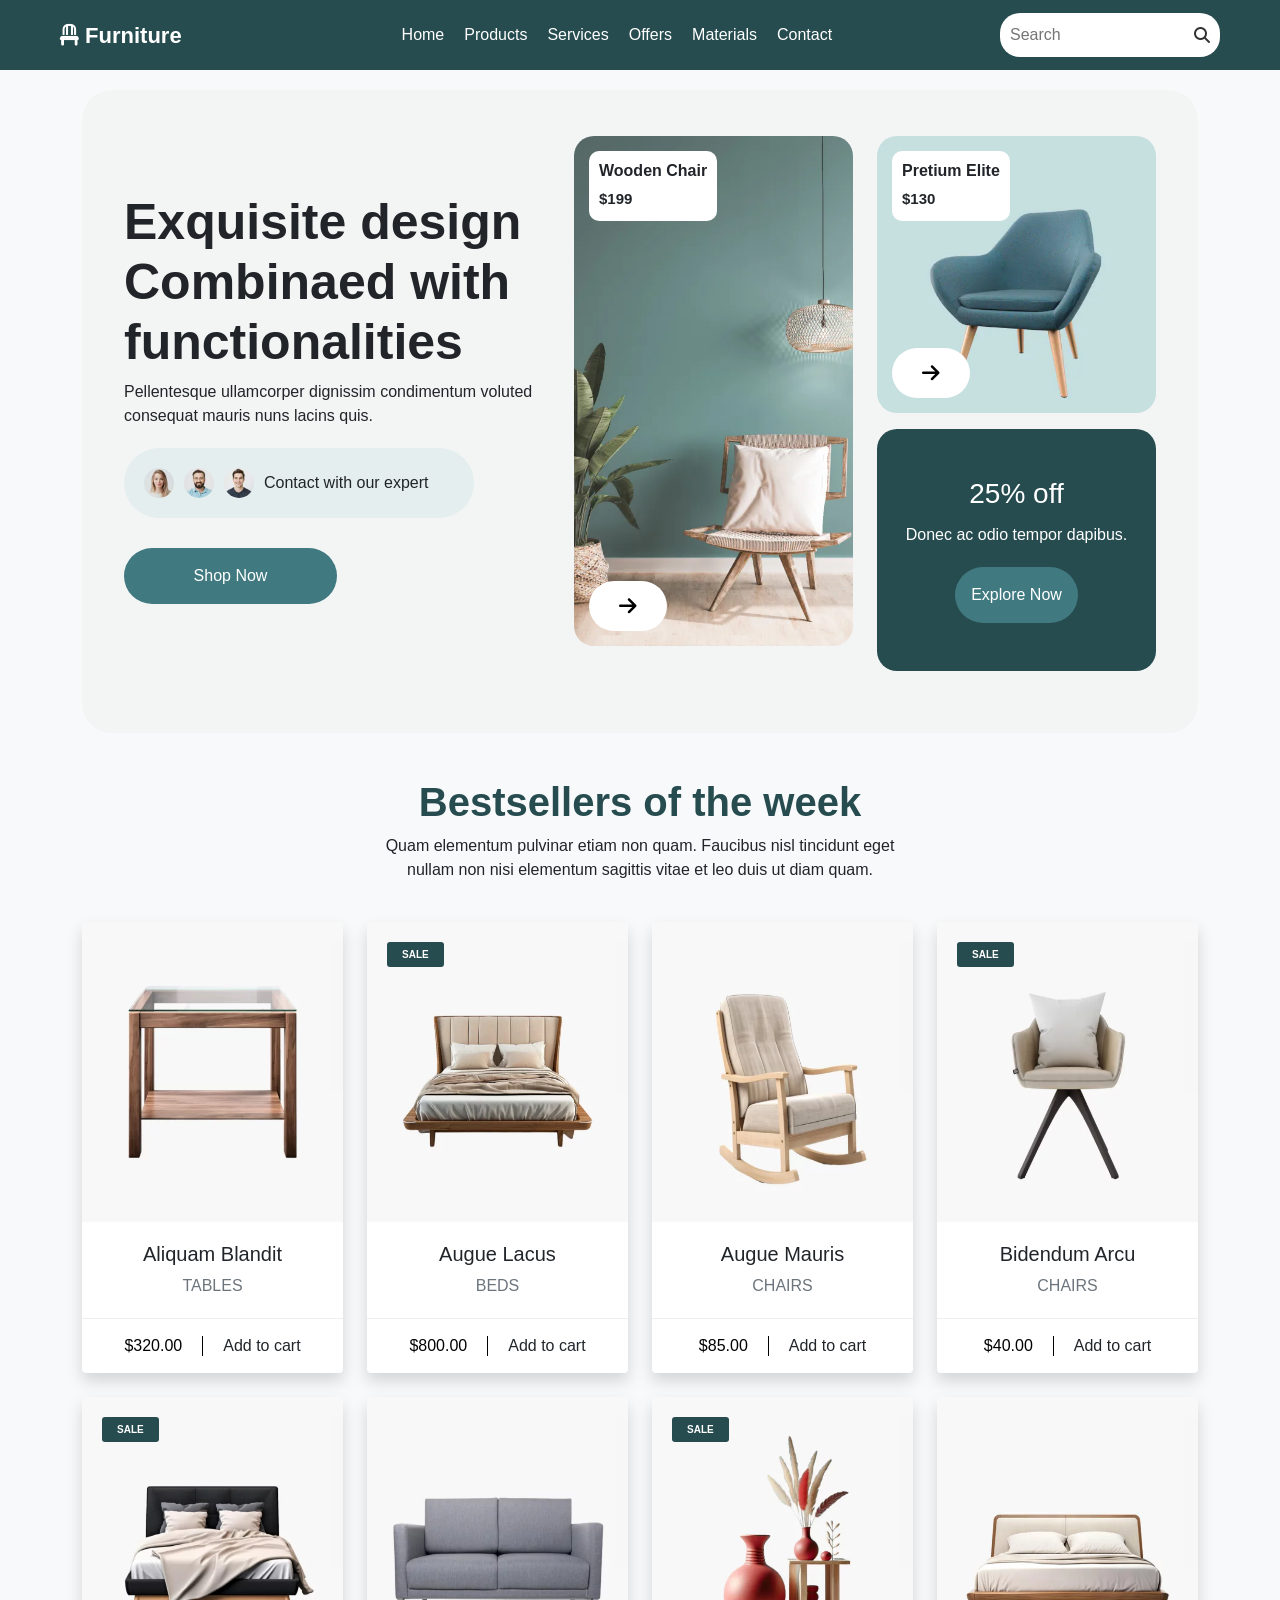
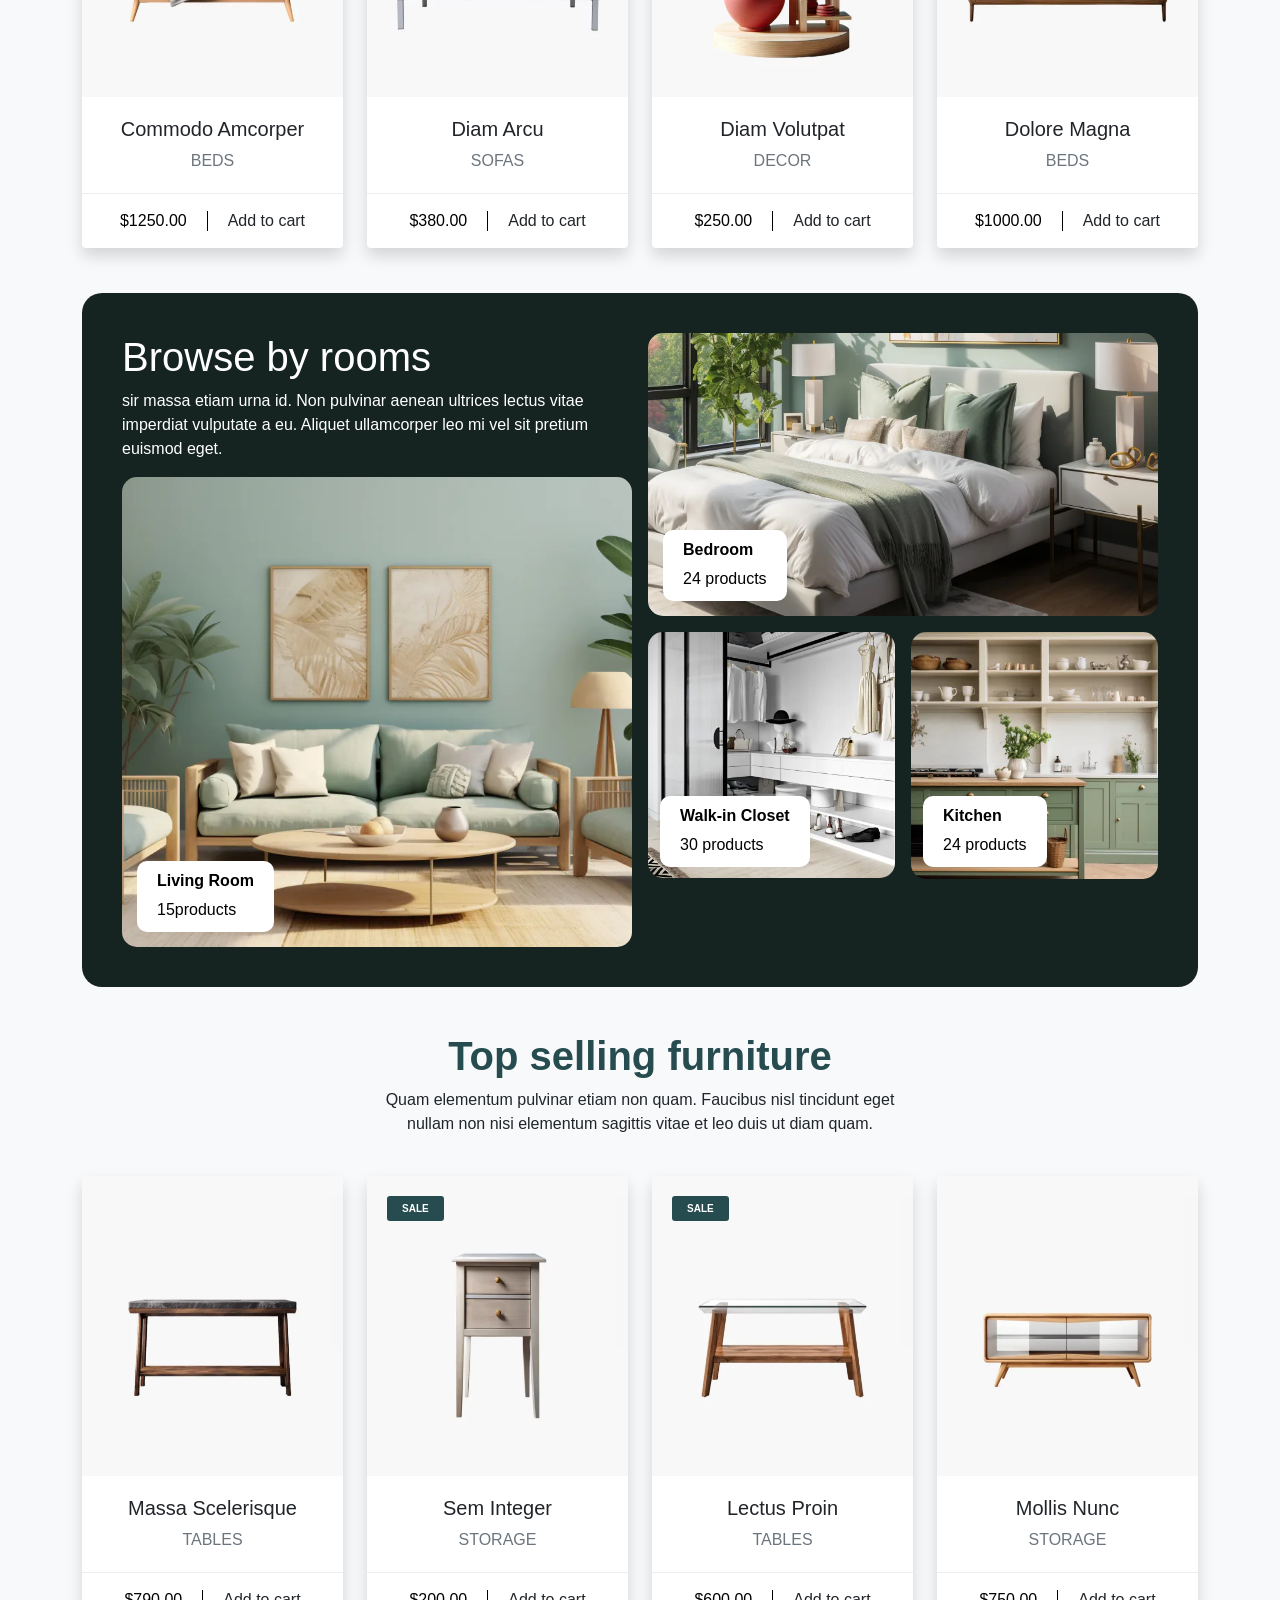
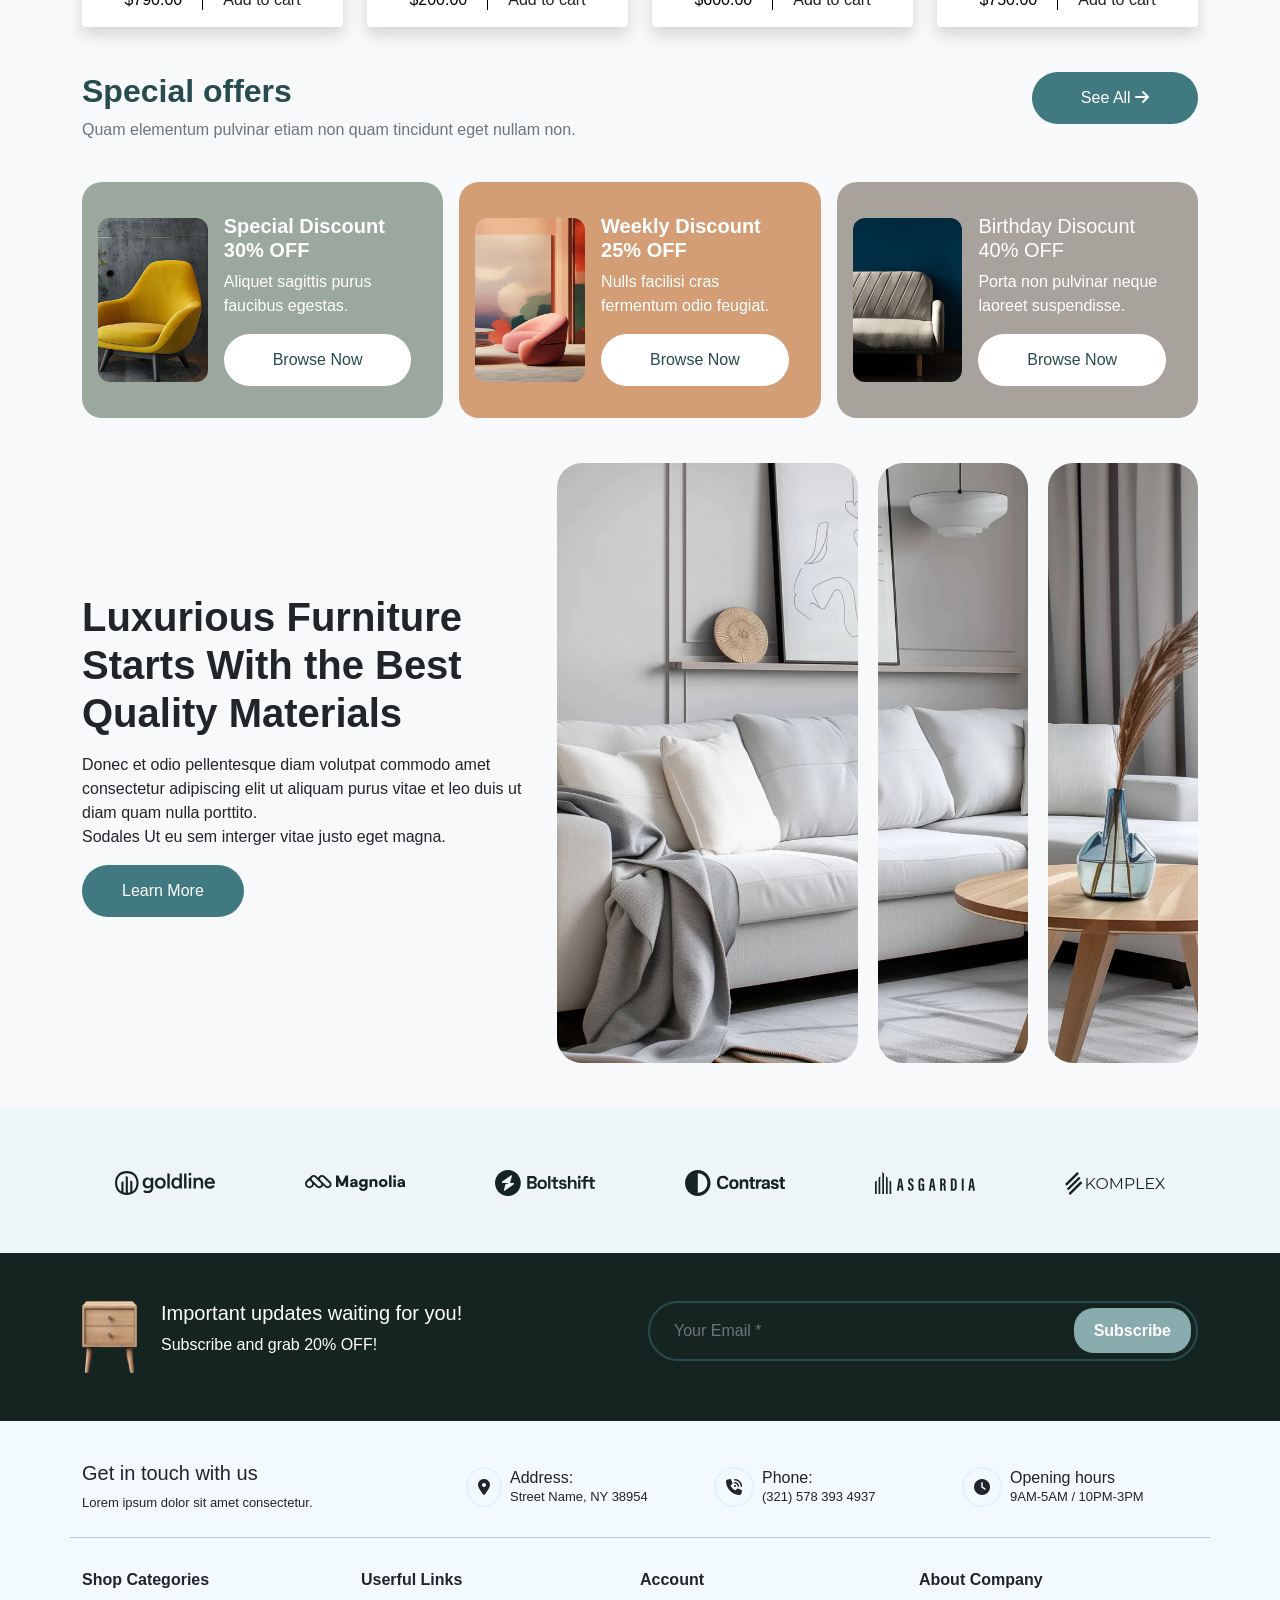
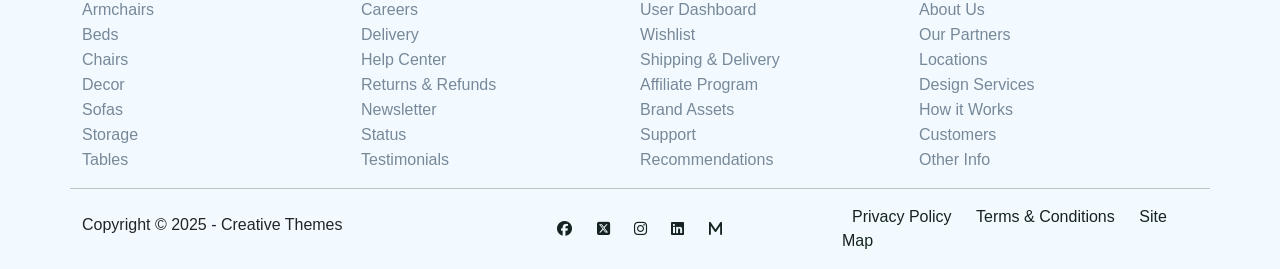
<file: index.html>
<!DOCTYPE html>
<html lang="en">

<head>
    <meta charset="UTF-8">
    <meta http-equiv="X-UA-Compatible" content="IE=edge">
    <meta name="viewport" content="width=device-width, initial-scale=1.0">
    <title>Ecommerce</title>

    <link rel="stylesheet" href="https://cdnjs.cloudflare.com/ajax/libs/font-awesome/6.7.2/css/all.min.css">
    <link rel="stylesheet" href="assets/css/bootstrap.min.css">
    <link rel="stylesheet" href="assets/css/style.css">

</head>

<body>

    <div class="Header">
        <section class="navigation">
            <div class="nav-container">
                <div class="brand">
                    <a href="#Furniture"><i class="fa-solid fa-chair"></i> Furniture</a>
                </div>

                <input type="checkbox" id="menu-toggle" class="menu-toggle">
                <label for="menu-toggle" class="nav-mobile">
                    <i class="fa-solid fa-bars"></i>
                </label>

                <ul class="nav-list">
                    <label for="menu-toggle" class="close-btn">
                        <i class="fa-solid fa-xmark"></i>
                    </label>
                    <li><a href="#home">Home</a></li>
                    <li><a href="#products">Products</a></li>
                    <li><a href="#service">Services</a></li>
                    <li><a href="#offers">Offers</a></li>
                    <li><a href="#materials">Materials</a></li>
                    <li><a href="#contact">Contact</a></li>
                </ul>

                <div class="search-box">
                    <input type="search" placeholder="Search" aria-label="Search">
                    <i class="fa-solid fa-magnifying-glass"></i>
                </div>
            </div>
        </section>
    </div>

    <div class="main-class" id="home">
        <div class="container">
            <div class="main-bg">
                <div class="row my-3 justify-content-center">
                    <div class="col-lg-5 d-flex align-items-center">
                        <div class="Main-class-Header">
                            <h1>Exquisite design Combinaed with functionalities</h1>
                            <p>Pellentesque ullamcorper dignissim condimentum voluted consequat mauris nuns lacins quis.
                            </p>

                            <div class="Employee">
                                <img src="assets/images/avatar-1.webp" alt="#javascript(any)" class="Employee-imgclass">
                                <img src="assets/images/avatar-2.webp" alt="#javascript(any)" class="Employee-imgclass">
                                <img src="assets/images/avatar-3.webp" alt="#javascript(any)" class="Employee-imgclass">
                                <p class="m-0">Contact with our expert</p>
                            </div>

                            <div class="btn-class1 my-3">
                                <button class="p-3">Shop Now</button>
                            </div>
                        </div>
                    </div>

                    <div class="col-lg-7 row">
                        <div class="col-lg-6 col-md-6 col-12 Main-class-padding">
                            <div class="position-relative">
                                <img src="assets/images/home-hero-image-1.webp" alt="#javascript(any)"
                                    class="img-fluid main-img-class1">
                                <a href="#Javascript(any)" class="Icon-class"><i
                                        class="fa-solid fa-arrow-right"></i></a>

                                <div class="main-super-calss">
                                    <h6 class="fw-bold p-0">Wooden Chair</h6>
                                    <p class="p-0 m-0">$199</p>
                                </div>
                            </div>

                        </div>
                        <div class="col-lg-6 col-md-6 Main-class-padding">
                            <div class="position-relative">
                                <img src="assets/images/home-hero-image-2.webp" alt="#javascript(any)"
                                    class="img-fluid main-img-class">
                                <a href="#Javascript(any)" class="Icon-class"><i
                                        class="fa-solid fa-arrow-right"></i></a>

                                <div class="main-super-calss">
                                    <h6 class="fw-bold">Pretium Elite</h6>
                                    <p class="p-0 m-0">$130</p>
                                </div>

                            </div>

                            <div class="backgraound my-3 py-5">
                                <h3>25% off</h3>
                                <p class="p-1">Donec ac odio tempor dapibus.</p>
                                <div class="btn-class">
                                    <button class="p-3">Explore Now</button>
                                </div>
                            </div>
                        </div>
                    </div>
                </div>
            </div>
        </div>
    </div>

    <div class="Products specing" id="products">
        <div class="container">
            <div class="row text-center col-lg-6 mx-auto">
                <h1 class="fw-bold">Bestsellers of the week</h1>
                <p>Quam elementum pulvinar etiam non quam. Faucibus nisl tincidunt eget nullam non nisi elementum
                    sagittis vitae et leo duis ut diam quam.</p>
            </div>

            <div class="row card-emp text-center">
                <div class="col-lg-3 Product-card col-md-6 gy-4">
                    <div class="card rounded-2 Product-free shadow">
                        <div class="member-img">
                            <a href="javasript:(any)">
                                <img src="assets/images/Furniture_files/product-1-500x500.webp" alt="Product1"
                                    class="img-fluid">
                            </a>
                            <div class="Product-info">
                                <a href="javasript:(11)">
                                    <i class="fa-regular fa-heart"></i>
                                </a>
                                <a href="javasript:(9)">
                                    <i class="fa-solid fa-left-right"></i>
                                </a>
                                <a href="javasript:(10)">
                                    <i class="fa-solid fa-eye"></i>
                                </a>
                            </div>
                        </div>
                        <ul class="text-center p-1">
                            <h5 class="pt-3">Aliquam Blandit</h5>
                            <p class="text-secondary m-0">TABLES</p>
                        </ul>
                        <div class="Product-footer p-0">
                            <p style="color:#000; margin: 0px;">$320.00</p>
                            <span style="width: 1px; height: 20px;background-color: #000; padding: 0px;"></span>
                            <a href="#javascrtip:(multi)" class="text-decoration-none text-dark">Add to cart</a>
                        </div>
                    </div>
                </div>
                <div class="col-lg-3 Product-card col-md-6 gy-4">
                    <div class="card rounded-2 Product-free shadow">
                        <div class="member-img">
                            <a href="javasript:(any)">
                                <img src="assets/images/Furniture_files/product-2-500x500.webp" alt="Product2"
                                    class="img-fluid">
                            </a>
                            <div class="Sale-Class">
                                <p class="p-0 m-0 fw-bold">SALE</p>
                            </div>
                            <div class="Product-info">
                                <a href="javasript:(8)">
                                    <i class="fa-regular fa-heart"></i>
                                </a>
                                <a href="javasript:(9)">
                                    <i class="fa-solid fa-left-right"></i>
                                </a>
                                <a href="javasript:(10)">
                                    <i class="fa-solid fa-eye"></i>
                                </a>
                            </div>
                        </div>
                        <ul class="text-center p-1">
                            <h5 class="pt-3">Augue Lacus</h5>
                            <p class="text-secondary m-0">BEDS</p>
                        </ul>
                        <div class="Product-footer p-0">
                            <p style="color:#000; margin: 0px;">$800.00</p>
                            <span style="width: 1px; height: 20px;background-color: #000; padding: 0px;"></span>
                            <a href="#javascrtip:(multi)" class="text-decoration-none text-dark">Add to cart</a>
                        </div>
                    </div>
                </div>
                <div class="col-lg-3 Product-card col-md-6 gy-4">
                    <div class="card rounded-2 Product-free shadow">
                        <div class="member-img">
                            <a href="javasript:(any)">
                                <img src="assets/images/Furniture_files/product-3-500x500.webp" alt="Product3"
                                    class="img-fluid">
                            </a>
                            <div class="Product-info">
                                <a href="javasript:(8)">
                                    <i class="fa-regular fa-heart"></i>
                                </a>
                                <a href="javasript:(9)">
                                    <i class="fa-solid fa-left-right"></i>
                                </a>
                                <a href="javasript:(10)">
                                    <i class="fa-solid fa-eye"></i>
                                </a>
                            </div>
                        </div>
                        <ul class="text-center p-1">
                            <h5 class="pt-3">Augue Mauris</h5>
                            <p class="text-secondary m-0">CHAIRS</p>
                        </ul>
                        <div class="Product-footer p-0">
                            <p style="color:#000; margin: 0px;">$85.00</p>
                            <span style="width: 1px; height: 20px;background-color: #000; padding: 0px;"></span>
                            <a href="#javascrtip:(multi)" class="text-decoration-none text-dark">Add to cart</a>
                        </div>
                    </div>
                </div>
                <div class="col-lg-3 Product-card col-md-6 gy-4">
                    <div class="card rounded-2 Product-free shadow">
                        <div class="member-img">
                            <a href="javasript:(any)">
                                <img src="assets/images/Furniture_files/product-4-500x500.webp" alt="Product4"
                                    class="img-fluid">
                            </a>
                            <div class="Sale-Class">
                                <p class="p-0 m-0 fw-bold">SALE</p>
                            </div>
                            <div class="Product-info">
                                <a href="javasript:(8)">
                                    <i class="fa-regular fa-heart"></i>
                                </a>
                                <a href="javasript:(9)">
                                    <i class="fa-solid fa-left-right"></i>
                                </a>
                                <a href="javasript:(10)">
                                    <i class="fa-solid fa-eye"></i>
                                </a>
                            </div>
                        </div>
                        <ul class="text-center p-1">
                            <h5 class="pt-3">Bidendum Arcu</h5>
                            <p class="text-secondary m-0">CHAIRS</p>
                        </ul>
                        <div class="Product-footer p-0">
                            <p style="color:#000; margin: 0px;">$40.00</p>
                            <span style="width: 1px; height: 20px;background-color: #000; padding: 0px;"></span>
                            <a href="#javascrtip:(multi)" class="text-decoration-none text-dark">Add to cart</a>
                        </div>
                    </div>
                </div>
                <div class="col-lg-3 Product-card col-md-6 gy-4">
                    <div class="card rounded-2 Product-free shadow">
                        <div class="member-img">
                            <a href="javasript:(any)">
                                <img src="assets/images/Furniture_files/product-5-500x500.webp" alt="Product5"
                                    class="img-fluid">
                            </a>
                            <div class="Sale-Class">
                                <p class="p-0 m-0 fw-bold">SALE</p>
                            </div>
                            <div class="Product-info">
                                <a href="javasript:(8)">
                                    <i class="fa-regular fa-heart"></i>
                                </a>
                                <a href="javasript:(9)">
                                    <i class="fa-solid fa-left-right"></i>
                                </a>
                                <a href="javasript:(10)">
                                    <i class="fa-solid fa-eye"></i>
                                </a>
                            </div>
                        </div>
                        <ul class="text-center p-1">
                            <h5 class="pt-3">Commodo Amcorper</h5>
                            <p class="text-secondary m-0">BEDS</p>
                        </ul>
                        <div class="Product-footer p-0">
                            <p style="color:#000; margin: 0px;">$1250.00</p>
                            <span style="width: 1px; height: 20px;background-color: #000; padding: 0px;"></span>
                            <a href="#javascrtip:(multi)" class="text-decoration-none text-dark">Add to cart</a>
                        </div>
                    </div>
                </div>
                <div class="col-lg-3 Product-card col-md-6 gy-4">
                    <div class="card rounded-2 Product-free shadow">
                        <div class="member-img">
                            <a href="javasript:(any)">
                                <img src="assets/images/Furniture_files/product-6-500x500.webp" alt="Product6"
                                    class="img-fluid">
                            </a>
                            <div class="Product-info">
                                <a href="javasript:(8)">
                                    <i class="fa-regular fa-heart"></i>
                                </a>
                                <a href="javasript:(9)">
                                    <i class="fa-solid fa-left-right"></i>
                                </a>
                                <a href="javasript:(10)">
                                    <i class="fa-solid fa-eye"></i>
                                </a>
                            </div>
                        </div>
                        <ul class="text-center p-1">
                            <h5 class="pt-3">Diam Arcu</h5>
                            <p class="text-secondary m-0">SOFAS</p>
                        </ul>
                        <div class="Product-footer p-0">
                            <p style="color:#000; margin: 0px;">$380.00</p>
                            <span style="width: 1px; height: 20px;background-color: #000; padding: 0px;"></span>
                            <a href="#javascrtip:(multi)" class="text-decoration-none text-dark">Add to cart</a>
                        </div>
                    </div>
                </div>
                <div class="col-lg-3 Product-card col-md-6 gy-4">
                    <div class="card rounded-2 Product-free shadow">
                        <div class="member-img">
                            <a href="javasript:(any)">
                                <img src="assets/images/Furniture_files/product-7-500x500.webp" alt="Product7"
                                    class="img-fluid">
                            </a>
                            <div class="Sale-Class">
                                <p class="p-0 m-0 fw-bold">SALE</p>
                            </div>
                            <div class="Product-info">
                                <a href="javasript:(8)">
                                    <i class="fa-regular fa-heart"></i>
                                </a>
                                <a href="javasript:(9)">
                                    <i class="fa-solid fa-left-right"></i>
                                </a>
                                <a href="javasript:(10)">
                                    <i class="fa-solid fa-eye"></i>
                                </a>
                            </div>
                        </div>
                        <ul class="text-center p-1">
                            <h5 class="pt-3">Diam Volutpat</h5>
                            <p class="text-secondary m-0">DECOR</p>
                        </ul>
                        <div class="Product-footer p-0">
                            <p style="color:#000; margin: 0px;">$250.00</p>
                            <span style="width: 1px; height: 20px;background-color: #000; padding: 0px;"></span>
                            <a href="#javascrtip:(multi)" class="text-decoration-none text-dark">Add to cart</a>
                        </div>
                    </div>
                </div>
                <div class="col-lg-3 Product-card col-md-6 gy-4">
                    <div class="card rounded-2 Product-free shadow">
                        <div class="member-img">
                            <a href="javasript:(any)">
                                <img src="assets/images/Furniture_files/product-8-500x500.webp" alt="Product8"
                                    class="img-fluid">
                            </a>

                            <div class="Product-info">
                                <a href="javasript:(8)">
                                    <i class="fa-regular fa-heart"></i>
                                </a>
                                <a href="javasript:(9)">
                                    <i class="fa-solid fa-left-right"></i>
                                </a>
                                <a href="javasript:(10)">
                                    <i class="fa-solid fa-eye"></i>
                                </a>
                            </div>
                        </div>
                        <ul class="text-center p-1">
                            <h5 class="pt-3">Dolore Magna</h5>
                            <p class="text-secondary m-0">BEDS</p>
                        </ul>
                        <div class="Product-footer p-0">
                            <p style="color:#000; margin: 0px;">$1000.00</p>
                            <span style="width: 1px; height: 20px;background-color: #000; padding: 0px;"></span>
                            <a href="#javascrtip:(multi)" class="text-decoration-none text-dark">Add to cart</a>
                        </div>
                    </div>
                </div>
            </div>
        </div>
    </div>

    <div class="Rooms-Section" id="service">
        <div class="container">
            <div class=" Rooms-padding">
                <div class="row g-3">

                    <div class="col-lg-6 text-white">
                        <h1>Browse by rooms</h1>
                        <p>sir massa etiam urna id. Non pulvinar aenean ultrices lectus vitae imperdiat vulputate a eu.
                            Aliquet ullamcorper leo mi vel sit pretium euismod eget.</p>
                        <div class="Rooms-Img-1 position-relative">
                            <img src="assets/images/Furniture_files/rooms-1.webp" alt="" class="img-fluid">
                            <div class="Rooms-Super-class">
                                <h6>Living Room</h6>
                                <p class="m-0">15products</p>
                            </div>
                        </div>
                    </div>


                    <div class="col-lg-6">
                        <div class="col-lg-12 position-relative">
                            <img src="assets/images/Furniture_files/rooms-2.webp" alt=""
                                class="img-fluid Another-Rooms-1">
                            <div class="Rooms-Super-class">
                                <h6>Bedroom</h6>
                                <p>24 products</p>
                            </div>
                        </div>
                        <div class="row Another-Rooms g-3">
                            <div class="col-md-6 position-relative">
                                <img src="assets/images/Furniture_files/rooms-3.webp" alt="" class="img-fluid">
                                <div class="Room-info">
                                    <h6>Walk-in Closet</h6>
                                    <p>30 products</p>
                                </div>
                            </div>
                            <div class="col-md-6 position-relative">
                                <img src="assets/images/Furniture_files/rooms-4.webp" alt=""
                                    class="img-fluid Another-Rooms-3">
                                <div class="Room-info">
                                    <h6>Kitchen</h6>
                                    <p>24 products</p>
                                </div>
                            </div>
                        </div>
                    </div>
                </div>
            </div>
        </div>
    </div>

    <div class="Selleing-Pro specing">
        <div class="container">
            <div class="row text-center col-lg-6 mx-auto">
                <h1 class="fw-bold">Top selling furniture</h1>
                <p>Quam elementum pulvinar etiam non quam. Faucibus nisl tincidunt eget nullam non nisi elementum
                    sagittis vitae et leo duis ut diam quam.</p>
            </div>
            <div class="row card-emp text-center">

                <div class="col-lg-3 Product-card col-md-6 gy-4">
                    <div class="card rounded-2 Product-free shadow">
                        <div class="member-img">
                            <a href="javasript:(any)">
                                <img src="assets/images/Furniture_files/product-9.webp" alt="Product1"
                                    class="img-fluid">
                            </a>
                            <div class="Product-info">
                                <a href="javasript:(8)">
                                    <i class="fa-regular fa-heart"></i>
                                </a>
                                <a href="javasript:(9)">
                                    <i class="fa-solid fa-left-right"></i>
                                </a>
                                <a href="javasript:(10)">
                                    <i class="fa-solid fa-eye"></i>
                                </a>
                            </div>
                        </div>
                        <ul class="text-center p-1">
                            <h5 class="pt-3">Massa Scelerisque</h5>
                            <p class="text-secondary m-0">TABLES</p>
                        </ul>
                        <div class="Product-footer p-0">
                            <p style="color:#000; margin: 0px;">$790.00</p>
                            <span style="width: 1px; height: 20px;background-color: #000; padding: 0px;"></span>
                            <a href="#javascrtip:(multi)" class="text-decoration-none text-dark">Add to cart</a>
                        </div>
                    </div>
                </div>
                <div class="col-lg-3 Product-card col-md-6 gy-4">
                    <div class="card rounded-2 Product-free shadow">
                        <div class="member-img">
                            <a href="javasript:(any)">
                                <img src="assets/images/Furniture_files/product-10.webp" alt="Product4"
                                    class="img-fluid">
                            </a>
                            <div class="Sale-Class">
                                <p class="p-0 m-0 fw-bold">SALE</p>
                            </div>
                            <div class="Product-info">
                                <a href="javasript:(8)">
                                    <i class="fa-regular fa-heart"></i>
                                </a>
                                <a href="javasript:(9)">
                                    <i class="fa-solid fa-left-right"></i>
                                </a>
                                <a href="javasript:(10)">
                                    <i class="fa-solid fa-eye"></i>
                                </a>
                            </div>
                        </div>
                        <ul class="text-center p-1">
                            <h5 class="pt-3">Sem Integer</h5>
                            <p class="text-secondary m-0">STORAGE</p>
                        </ul>
                        <div class="Product-footer p-0">
                            <p style="color:#000; margin: 0px;">$200.00</p>
                            <span style="width: 1px; height: 20px;background-color: #000; padding: 0px;"></span>
                            <a href="#javascrtip:(multi)" class="text-decoration-none text-dark">Add to cart</a>
                        </div>
                    </div>
                </div>
                <div class="col-lg-3 Product-card col-md-6 gy-4">
                    <div class="card rounded-2 Product-free shadow">
                        <div class="member-img">
                            <a href="javasript:(any)">
                                <img src="assets/images/Furniture_files/product-11.webp" alt="Product4"
                                    class="img-fluid">
                            </a>
                            <div class="Sale-Class">
                                <p class="p-0 m-0 fw-bold">SALE</p>
                            </div>
                            <div class="Product-info">
                                <a href="javasript:(8)">
                                    <i class="fa-regular fa-heart"></i>
                                </a>
                                <a href="javasript:(9)">
                                    <i class="fa-solid fa-left-right"></i>
                                </a>
                                <a href="javasript:(10)">
                                    <i class="fa-solid fa-eye"></i>
                                </a>
                            </div>
                        </div>
                        <ul class="text-center p-1">
                            <h5 class="pt-3">Lectus Proin</h5>
                            <p class="text-secondary m-0">TABLES</p>
                        </ul>
                        <div class="Product-footer p-0">
                            <p style="color:#000; margin: 0px;">$600.00</p>
                            <span style="width: 1px; height: 20px;background-color: #000; padding: 0px;"></span>
                            <a href="#javascrtip:(multi)" class="text-decoration-none text-dark">Add to cart</a>
                        </div>
                    </div>
                </div>
                <div class="col-lg-3 Product-card col-md-6 gy-4">
                    <div class="card rounded-2 Product-free shadow">
                        <div class="member-img">
                            <a href="javasript:(any)">
                                <img src="assets/images/Furniture_files/product-12.webp" alt="Product1"
                                    class="img-fluid">
                            </a>
                            <div class="Product-info">
                                <a href="javasript:(8)">
                                    <i class="fa-regular fa-heart"></i>
                                </a>
                                <a href="javasript:(9)">
                                    <i class="fa-solid fa-left-right"></i>
                                </a>
                                <a href="javasript:(10)">
                                    <i class="fa-solid fa-eye"></i>
                                </a>
                            </div>
                        </div>
                        <ul class="text-center p-1">
                            <h5 class="pt-3">Mollis Nunc</h5>
                            <p class="text-secondary m-0">STORAGE</p>
                        </ul>
                        <div class="Product-footer p-0">
                            <p style="color:#000; margin: 0px;">$750.00</p>
                            <span style="width: 1px; height: 20px;background-color: #000; padding: 0px;"></span>
                            <a href="#javascrtip:(multi)" class="text-decoration-none text-dark">Add to cart</a>
                        </div>
                    </div>
                </div>

            </div>
        </div>
    </div>

    <div class="Offers-section" id="offers">
        <div class="container">
            <div class="row mb-4">
                <div class="col-lg-10 col-md-8 Special-class">
                    <h2><b>Special offers</b></h2>
                    <p class="text-muted">Quam elementum pulvinar etiam non quam tincidunt eget nullam non.</p>
                </div>
                <div class="col-lg-2 col-md-4 Special-class-btn">
                    <button>See All <i class="fa-solid fa-arrow-right"></i></button>
                </div>
            </div>
            <div class="row g-3">
                <div class="card col-lg-4 col-md-6 border-0">
                    <div class="row p-3 g-0 Offers-back" style="background-color: #9ba89e;">
                        <div class="col-md-4 Offers-Img-class">
                            <img src="assets/images/Furniture_files/offers-image-1.webp" class="img-fluid"
                                alt="#javascript(any)">
                        </div>
                        <div class="col-md-8">
                            <div class="card-body">
                                <h5 class="card-title fw-bold">Special Discount 30% OFF</h5>
                                <p class="card-text">Aliquet sagittis purus faucibus egestas.</p>
                                <div class="Special-btn-class">
                                    <button>Browse Now</button>
                                </div>
                            </div>
                        </div>
                    </div>
                </div>
                <div class="card col-lg-4 col-md-6 border-0">
                    <div class="row p-3 g-0 Offers-back" style="background-color: #d39e76;">
                        <div class="col-md-4 Offers-Img-class">
                            <img src="assets/images/Furniture_files/offers-image-3.webp" class="img-fluid"
                                alt="#javascript(any)">
                        </div>
                        <div class="col-md-8">
                            <div class="card-body">
                                <h5 class="card-title fw-bold">Weekly Discount 25% OFF</h5>
                                <p class="card-text">Nulls facilisi cras fermentum odio feugiat.</p>
                                <div class="Special-btn-class">
                                    <button>Browse Now</button>
                                </div>
                            </div>
                        </div>
                    </div>
                </div>
                <div class="card col-lg-4 col-md-6 border-0">
                    <div class="row p-3 g-0 Offers-back" style="background-color: #a7a29c;">
                        <div class="col-md-4 Offers-Img-class">
                            <img src="assets/images/Furniture_files/offers-image-2.webp" class="img-fluid"
                                alt="#javascript(any)">
                        </div>
                        <div class="col-md-8">
                            <div class="card-body">
                                <h5 class="card-title">Birthday Disocunt 40% OFF</h5>
                                <p class="card-text">Porta non pulvinar neque laoreet suspendisse.</p>
                                <div class="Special-btn-class">
                                    <button>Browse Now</button>
                                </div>
                            </div>
                        </div>
                    </div>
                </div>

            </div>
        </div>
    </div>

    <div class="Best-Quality specing" id="materials">
        <div class="container">
            <div class="row align-items-center d-flex">
                <div class="col-lg-5">
                    <h1 class="fw-bold">Luxurious Furniture Starts With the Best Quality Materials</h1>
                    <p class="my-3">Donec et odio pellentesque diam volutpat commodo amet consectetur adipiscing elit ut
                        aliquam
                        purus vitae et leo duis ut diam quam nulla porttito. <br> Sodales Ut eu sem interger vitae justo
                        eget magna.</p>
                    <div class="Best-Quality-btn my-3">
                        <button>Learn More</button>
                    </div>
                </div>
                <div class="col-lg-7">
                    <div class="image-slide">
                        <div class="slide slide-left"></div>
                        <div class="slide slide-center"></div>
                        <div class="slide slide-right"></div>
                    </div>
                </div>
            </div>
        </div>
    </div>

    <div class="Brands-Class" id="contact">
        <div class="container">
            <div class="row Brands-Class-Back">
                <div class="col-lg-2 px-3 col-md-4 col-6 m-0">
                    <a href="#javascript(any)"><img src="assets/images/Furniture_files/brand-goldline.svg" alt=""
                            class="img-fluid"></a>
                </div>
                <div class="col-lg-2 px-3 col-md-4 col-6 m-0">
                    <a href="#javascript(any)"><img src="assets/images/Furniture_files/brand-magnolia.svg" alt=""
                            class="img-fluid"></a>
                </div>
                <div class="col-lg-2 px-3 col-md-4 col-6 m-0">
                    <a href="#javascript(any)"><img src="assets/images/Furniture_files/brand-boltshift.svg" alt=""
                            class="img-fluid"></a>
                </div>
                <div class="col-lg-2 px-3 col-md-4 col-6 m-0">
                    <a href="#javascript(any)"><img src="assets/images/Furniture_files/brand-contrast.svg" alt=""
                            class="img-fluid"></a>
                </div>
                <div class="col-lg-2 px-3 col-md-4 col-6 m-0">
                    <a href="#javascript(any)"><img src="assets/images/Furniture_files/brand-asgardia.svg" alt=""
                            class="img-fluid"></a>
                </div>
                <div class="col-lg-2 px-3 col-md-4 col-6 m-0">
                    <a href="#javascript(any)"><img src="assets/images/Furniture_files/brand-komplex.svg" alt=""
                            class="img-fluid"></a>
                </div>
            </div>
        </div>
    </div>

    <div class="Subscribe-Class">
        <div class="container">
            <div class="py-5">
                <div class="row g-3">
                    <div class="col-lg-6 d-flex Subsctive-Contant">
                        <img src="assets/images/Furniture_files/subscribe-section-image.webp" alt="" class="img-fluid">
                        <div class="mx-4">
                            <h5>Important updates waiting for you!</h5>
                            <p>Subscribe and grab 20% OFF!</p>
                        </div>
                    </div>
                    <div class="col-lg-6">
                        <form class="row g-3">
                            <div class="col-auto w-100 position-relative">
                                <input type="email" class="form-control px-4" id="email" placeholder="Your Email *">
                                <button type="submit" class="btn text-white Btn-Subscribe">Subscribe</button>
                            </div>
                        </form>
                    </div>
                </div>
            </div>
        </div>
    </div>

    <div class="Contact-us Fotter">
        <div class="container">
            <div class="row align-items-center">
                <div class="col-lg-4 col-md-12 my-4 Contact-us-Header">
                    <div class="mt-3">
                        <h5>Get in touch with us</h5>
                        <p class="m-0">Lorem ipsum dolor sit amet consectetur.</p>
                    </div>
                </div>

                <div class="col-lg-8 m-0 col-md-12 g-3 mx-auto row">
                    <div class="col-lg-4 col-md-4 align-items-center d-flex">
                        <div class="ContactUs-Icon">
                            <i class="fa-solid fa-location-dot"></i>
                        </div>
                        <div class="px-2">
                            <h6 class="p-0 m-0">Address:</h6>
                            <p class="p-0 m-0">Street Name, NY 38954</p>
                        </div>
                    </div>
                    <div class="col-lg-4 col-md-4 align-items-center d-flex">
                        <div class="ContactUs-Icon">
                            <i class="fa-solid fa-phone-volume"></i>
                        </div>
                        <div class="px-2">
                            <h6 class="p-0 m-0">Phone:</h6>
                            <p class="p-0 m-0">(321) 578 393 4937</p>
                        </div>
                    </div>
                    <div class="col-lg-4 col-md-4 align-items-center d-flex">
                        <div class="ContactUs-Icon">
                            <i class="fa-solid fa-clock"></i>
                        </div>
                        <div class="px-2">
                            <h6 class="p-0 m-0">Opening hours</h6>
                            <p class="p-0 m-0">9AM-5AM / 10PM-3PM</p>
                        </div>
                    </div>
                </div>


                <hr>


                <div class="row pt-3 Fotter-Classes">
                    <div class="col-lg-3 col-md-6 col-12 Fotter-Links">
                        <h6 class="fw-bold">Shop Categories</h6>
                        <ul>
                            <li><a href="javascript:void(12);">Armchairs</a></li>
                            <li><a href="javascript:void(13);">Beds</a></li>
                            <li><a href="javascript:void(14);">Chairs</a></li>
                            <li><a href="javascript:void(15);">Decor</a></li>
                            <li><a href="javascript:void(16);">Sofas</a></li>
                            <li><a href="javascript:void(16);">Storage</a></li>
                            <li><a href="javascript:void(16);">Tables</a></li>
                        </ul>
                    </div>
                    <div class="col-lg-3 col-md-6 col-12 Fotter-Links">
                        <h6 class="fw-bold">Userful Links</h6>
                        <ul>
                            <li><a href="javascript:void(12);">Careers</a></li>
                            <li><a href="javascript:void(13);">Delivery</a></li>
                            <li><a href="javascript:void(14);">Help Center</a></li>
                            <li><a href="javascript:void(15);">Returns & Refunds</a></li>
                            <li><a href="javascript:void(16);">Newsletter</a></li>
                            <li><a href="javascript:void(16);">Status</a></li>
                            <li><a href="javascript:void(16);">Testimonials</a></li>
                        </ul>
                    </div>
                    <div class="col-lg-3 col-md-6 col-12 Fotter-Links">
                        <h6 class="fw-bold">Account</h6>
                        <ul>
                            <li><a href="javascript:void(7);">User Dashboard</a></li>
                            <li><a href="javascript:void(8);">Wishlist</a></li>
                            <li><a href="javascript:void(9);">Shipping & Delivery</a></li>
                            <li><a href="javascript:void(10);">Affiliate Program</a></li>
                            <li><a href="javascript:void(11);">Brand Assets</a></li>
                            <li><a href="javascript:void(11);">Support</a></li>
                            <li><a href="javascript:void(11);">Recommendations</a></li>
                        </ul>
                    </div>

                    <div class="col-lg-3 col-md-6 col-12 Fotter-Links">
                        <h6 class="fw-bold">About Company</h6>
                        <ul>
                            <li><a href="javascript:void(17);">About Us</a></li>
                            <li><a href="javascript:void(18);">Our Partners</a></li>
                            <li><a href="javascript:void(19);">Locations</a></li>
                            <li><a href="javascript:void(20);">Design Services</a></li>
                            <li><a href="javascript:void(21);">How it Works</a></li>
                            <li><a href="javascript:void(19);">Customers</a></li>
                            <li><a href="javascript:void(19);">Other Info</a></li>
                        </ul>
                    </div>
                </div>


                <hr>


                <footer class="Sub-Footer pb-3">
                    <div class="row align-items-center g-4">
                        <div class="col-md-12 col-lg-4 col-12">
                            <h6>Copyright © 2025 - Creative Themes</h6>
                        </div>
                        <div class="justify-content-center d-flex col-md-12 col-lg-4 col-12">
                            <div class="Icons">
                                <a href="https://www.facebook.com/" target="_blank"><i
                                        class="fa-brands fa-facebook"></i></a>
                                <a href="https://www.youtube.com/" target="_blank"><i
                                        class="fa-brands fa-square-x-twitter"></i></a>
                                <a href="https://www.instagram.com/" target="_blank"><i
                                        class="fa-brands fa-instagram"></i></a>
                                <a href="https://in.linkedin.com/" target="_blank"><i
                                        class="fa-brands fa-linkedin"></i></a>
                                <a href="https://www.youtube.com/" target="_blank"><i class="fa-solid fa-m"></i></a>
                            </div>
                        </div>
                        <div class="col-md-12 Sub-Footer-aline col-lg-4 col-12">
                            <a href="#javascript(any)">Privacy Policy</a>
                            <a href="#javascript(any)">Terms & Conditions</a>
                            <a href="#javascript(any)">Site Map</a>
                        </div>
                    </div>
                </footer>


            </div>
        </div>
    </div>


    <script src="assets/js/style.js"></script>
    <script src="assets/js/bootstrap.bundle.min.js"></script>

</body>

</html>
</file>
<file: assets/css/style.css>
* {
    margin: 0;
    padding: 0;
    box-sizing: border-box;
    font-family: Arial, sans-serif;
}

body {
    background: #f8f9fa;
}

.navigation {
    background: #274C4F;
    color: #fff;
    height: 70px;
    width: 100%;
    display: flex;
    align-items: center;
    position: fixed;
    top: 0;
    left: 0;
    z-index: 1000;
}

.nav-container {
    max-width: 1200px;
    margin: auto;
    width: 100%;
    padding: 0 20px;
    display: flex;
    justify-content: space-between;
    align-items: center;
}

.brand a {
    color: #fff;
    text-decoration: none;
    font-size: 22px;
    font-weight: bold;
}

.search-box {
    position: relative;
}

.search-box input {
    padding: 10px;
    border: none;
    border-radius: 20px;
    outline: none;
}


.search-box i {
    position: absolute;
    right: 10px;
    top: 50%;
    transform: translateY(-50%);
    color: #333;
}


.menu-toggle {
    display: none;
}

.nav-mobile {
    display: none;
    font-size: 22px;
    cursor: pointer;
    color: #fff;
}


.nav-list {
    display: flex;
    margin: 0;
    list-style: none;
    transition: right 0.4s ease;
}

.nav-list li {
    margin-left: 20px;
}

.nav-list li a {
    text-decoration: none;
    color: #fff;
    font-size: 16px;
    transition: color 0.3s;
}

.nav-list li a:hover {
    color: green;
}

.close-btn {
    display: none;
}




/* ........................................................................................ */
body::selection {
    background-color: #274C4F;
    color: white;
}

body {
    font-family: 'Poppins', sans-serif;
    font-size: 16px;
    line-height: 1.5;
    overflow-x: hidden;
}

.specing {
    margin: 45px 0px;
}


/* .........................  Main-Section   */
.main-class {
    margin-top: 90px
}

.main-class .main-bg {
    margin-top: 0px;
    justify-content: center;
    align-items: center;
    display: flex;
    background-size: cover;
    background-color: #f2f5f4;
    border-radius: 30px;
    padding: 30px;
}

.main-class .main-bg h1 {
    font-size: 50px;
    font-weight: bold;
}

.main-bg::selection {
    background-color: #274C4F;
    color: white;
}

.Employee {
    padding: 20px;
    margin: 20px 0px;
    background-color: #e5eeee;
    border-radius: 50px;
    gap: 10px;
    align-items: center;
    display: flex;
    width: 350px;
}

.Employee .Employee-imgclass {
    border-radius: 50%;
    width: 30px;
}

.backgraound {
    text-align: center;
    align-items: center;
    position: relative;
    background-color: #274C4F;
    color: white;
    border-radius: 20px;
}

.btn-class1 button {
    background-color: #407a80;
    color: white;
    border-radius: 30px;
    border: 0;
    margin: 10px 0px 10px 0px;
    width: 50%;
    padding: 20px;
}

.btn-class1 button:hover {
    background-color: #274c4f;
}

.btn-class button {
    background-color: #407a80;
    color: white;
    border-radius: 30px;
    border: 0;
    width: auto;
    padding: 20px;
}

.btn-class button:hover {
    background-color: #88abad;
}

.main-img-class1 {
    border-radius: 20px;
    min-height: 510px;
}

.main-img-class {
    border-radius: 20px;
}

.main-super-calss {
    position: absolute;
    top: 15px;
    left: 15px;
    border-radius: 10px;
    padding: 10px;
    font-weight: bold;
    font-size: 15px;
    background-color: white;
}

.main-bg .Icon-class {
    position: absolute;
    bottom: 15px;
    left: 15px;
    background-color: white;
    color: black;
    padding: 10px 30px;
    font-size: 20px;
    border-radius: 30px;
}

.main-bg .Icon-class:hover {
    background-color: #274C4F;
    color: white !important;

}


/* ................................ Products-Section */

.Products h1 {
    color: #274C4F;
}

.Product-card .Product-free {
    overflow: hidden;
    text-align: center;
    border: none;
}

.member-img img {
    width: 100%;
    height: 300px;
    background-size: cover;
}

.Product-card:hover .member-img img {
    transform: scale(1.05);
    transition: 0.5s;
}

.Product-card .Product-info {
    right: -50px;
    top: 20px;
    position: absolute;
    transition: 0.5s;
    background: rgba(246, 246, 246, 0.3) !important;
}

.Product-card .Product-info a {
    margin: 15px;
    overflow: hidden;
    display: block;
    line-height: 0;
    padding: 5px;
    font-size: 20px;
    transition: color 0.3s;
    color: #274C4F;
    background-color: white;
    border-radius: 40px;
}

.Product-card:hover .Product-info {
    right: 0px;
}

.Product-card .Product-info a:hover {
    background-color: #274C4F;
    color: white;
    transition: 0s;
}

.Sale-Class {
    position: absolute;
    top: 20px;
    left: 20px;
    font-size: 10px;
    border-radius: 3px;
    background-color: #274C4F;
    padding: 5px 15px;
    color: white;
}

.Product-footer {
    display: flex;
    justify-content: center;
    align-items: center;
    gap: 20px;
    border-top: 1px solid #eee;
    padding: 15px !important;
}


/* ..................................... Rooms-Section */

.Rooms-Img-1 {
    width: 100%;
    /* height: 300px !important; */
}

.Rooms-Img-1 img {
    width: 100%;
    height: 470px;
    object-fit: cover;
    background-size: cover;
}

.Another-Rooms-1 {
    width: 100%;
    height: 283px;
}

.Another-Rooms img {
    min-height: 240px;
    margin-top: 16px;
}

.Rooms-padding img {
    border-radius: 15px;
}

.Rooms-Super-class {
    position: absolute;
    bottom: 15px;
    left: 15px;
    border-radius: 10px;
    background-color: white;
    color: black;
    padding: 10px 20px;
}

.Rooms-Super-class h6 {
    font-weight: bold;
}

.Rooms-Super-class p {
    margin: 0;
}

.Room-info {
    position: absolute;
    bottom: 12px;
    left: 20px;
    border-radius: 10px;
    background-color: white;
    color: black;
    padding: 10px 20px;
}

.Room-info h6 {
    font-weight: bold;
}

.Room-info p {
    margin: 0;
}

.Rooms-padding {
    padding: 40px;
    background-color: #152420;
    height: auto;
    border-radius: 20px;
}

/* .................................. Selleing-Pro */

.Selleing-Pro h1 {
    color: #274C4F;
}

/* .................................. Offers-Class-Section */

.Offers-section .card {
    background-color: transparent !important;
}

.Special-class h2 {
    color: #274C4F;
}

.Offers-section .Special-class-btn button {
    background-color: #407a80;
    color: white;
    border-radius: 30px;
    border: 0;
    width: 100%;
    padding: 14px 0px;
}

.Offers-section .Special-class-btn button:hover {
    background-color: #274C4F;
}

.Offers-section .Offers-back {
    border-radius: 20px;
    color: white;
}

.Offers-section .Offers-Img-class {
    display: flex;
    align-items: center;
}

.Offers-section .Offers-Img-class img {
    border-radius: 12px;
}

.Special-btn-class button {
    background-color: white;
    color: #274C4F;
    border-radius: 30px;
    border: 0;
    width: 100%;
    padding: 14px 40px;
}

.Special-btn-class:hover button {
    background-color: #274C4F;
    color: white;
}

/* ....................................   Best-Quality-Section */

.Best-Quality-btn button {
    background-color: #407a80;
    color: white;
    border-radius: 30px;
    border: 0;
    padding: 14px 40px;
}

.Best-Quality-btn button:hover {
    background-color: #274C4F;
}

.image-slide {
    display: flex;
    gap: 20px;
}

.slide {
    width: 100%;
    height: 600px;
    border-radius: 25px;
    background: url('../images/Furniture_files/home-mask-image.webp') no-repeat;
    background-size: cover;
}

.slide-left {
    background-position: 20%;
    width: 100%;
}

.slide-center {
    background-position: 70%;
    width: 50%;
}

.slide-right {
    background-position: 100%;
    width: 50%;
}

/* .............................................  Brands-Class-Section */


.Brands-Class {
    background-color: #eef5f7;
}

.Brands-Class-Back {
    padding: 50px 0px;
    font-size: 30px;
    text-align: center;
}

.Brands-Class-Back img {
    width: 100px;
}


/* ............................................ Subscribe-Calss */


.Subscribe-Class {
    background-color: #152420;
}

.Subscribe-Class input {
    border-radius: 30px;
    width: 100%;
    border: 2px solid #274C4F;
    height: 60px;
    background-color: transparent;
}

.Subscribe-Class input:focus {
    background-color: transparent;
    color: white;
    border: 0;
    box-shadow: none;
    border: 2px solid #88abad;
}

.Subscribe-Class img {
    width: 10%;
}

.Subscribe-Class div {
    color: white;
}

.Subscribe-Class .Subscribe-input-fild {
    width: 100%;
}

.Btn-Subscribe {
    position: absolute;
    right: 15px;
    top: 7px;
    justify-content: center;
    display: flex;
    background-color: #88abad;
    border: 0;
    font-weight: bold;
    padding: 20px;
    align-items: center;
    height: 45px;
    border-radius: 20px;
}

.Btn-Subscribe:hover {
    background-color: #274C4F;
}

/* ........................................... Contact-us-Section */

.Contact-us {
    background-color: #eef5f7;
}

.Contact-us p {
    font-size: 13px;
}

.ContactUs-Icon i {
    border: 2px solid #e2f4f5;
    border-radius: 50%;
    padding: 10px;
}

/* ................................... Fotter-Part */


.Fotter {
    background-color: rgba(242, 250, 255, 1);
}

.Fotter-Links ul {
    list-style-type: none;
    padding-left: 0;
    line-height: 25px;
}


.Fotter-Links ul li a {
    text-decoration: none;
    color: lightslategray;
}

.Fotter-Links ul li a:hover {
    color: #274c4f
}

.Sub-Footer .Icons a {
    color: #152420;
    font-size: 15px;
    padding: 0px 5px;
}

.Sub-Footer .Icons a:hover {
    color: #88abad;
}

.Sub-Footer .Icons i {
    padding: 0px 5px;
}

.Sub-Footer .Sub-Footer-aline a {
    text-decoration: none;
    color: #152420;
    padding: 0px 10px;
}

.Sub-Footer .Sub-Footer-aline a:hover {
    color: #407a80;
}

/* .......................................... */

@media (max-width:1024px) {
    .Main-class-Header h1 {
        font-size: 40px !important;
    }

    .Another-Rooms img {
        height: 250px;
    }

    .Another-Rooms-1 {
        width: 100%;
        height: auto;
    }

    .Rooms-Img-1 img {
        width: 100%;
        height: 330px;
        object-fit: cover;
        background-size: cover;
    }
}


@media(max-width:768px) {
    .Rooms-Img-1 img {
        width: 100%;
        height: 400px;
        object-fit: cover;
        background-size: cover;
    }

    .nav-list {
        position: fixed;
        top: 0;
        right: -100%;
        width: 300px;
        height: 100%;
        background: #274C4F;
        flex-direction: column;
        padding: 20px;
        z-index: 2000;
    }

    .nav-list li {
        margin: 15px 0;
    }

    .nav-list li a {
        color: #fff;
        font-size: 18px;
    }


    .close-btn {
        display: block;
        text-align: right;
        font-size: 24px;
        cursor: pointer;
        color: #fff;
        margin-bottom: 20px;
    }

    .menu-toggle:checked~.nav-list {
        right: 0;
    }

    .nav-mobile {
        display: block;
    }

    .search-box {
        display: none;
    }

    .Search-btn i {
        display: none;
    }

    .Rooms-padding {
        text-align: center;
    }

    .main-img-class1 {
        height: 548px !important;
    }

    .main-class .main-bg {
        text-align: center;
    }

    .Another-Rooms img {
        height: auto !important;
    }

    .Employee {
        max-width: 400px;
        margin: auto;
    }

    .Best-Quality {
        text-align: center;
    }

    .Subscribe-Class .Subsctive-Contant {
        justify-content: center;
    }

    .Contact-us .Contact-us-Header {
        text-align: center;
        justify-content: center;
        display: flex;
        /* align-items: center; */
    }

    .Fotter-Classes {
        text-align: center;
    }

    hr {
        margin-top: 30px !important;
    }

    .Sub-Footer {
        text-align: center !important;
    }
}

@media(max-width:426px) {
    .Rooms-Img-1 img {
        width: 100%;
        height: 250px;
        object-fit: cover;
        background-size: cover;
    }

    .nav-list {
        width: 200px;
    }

    .Main-class-padding {
        padding: 0;
        margin: 10px 0px;
    }

    .main-img-class1 {
        height: auto !important;
        margin: 0 !important;
        padding: 0 !important;
    }

    .main-class .main-bg h1 {
        font-size: 30px;
    }

    .image-slide {
        gap: 10px;
    }

    .slide {
        height: 300px;
        border-radius: 10px;
    }

    .Rooms-padding {
        padding: 20px;
    }

    .Another-Rooms-1 {
        height: 250px;
    }

    .Another-Rooms .Another-Rooms-3 {
        margin-top: auto !important;
    }

    .Special-class {
        text-align: center;
    }

    .Special-class img {
        width: 20px;
    }

    .Subscribe-Class .Subsctive-Contant img {
        display: none;
    }

    .Subscribe-Class {
        height: 340px;
    }

    .Btn-Subscribe {
        position: absolute;
        left: 18px;
        top: 70px;
    }
}

@media (max-width:376px) {
    .nav-list {
        width: 170px;
    }

    .Employee {
        display: none;
    }
}
</file>
